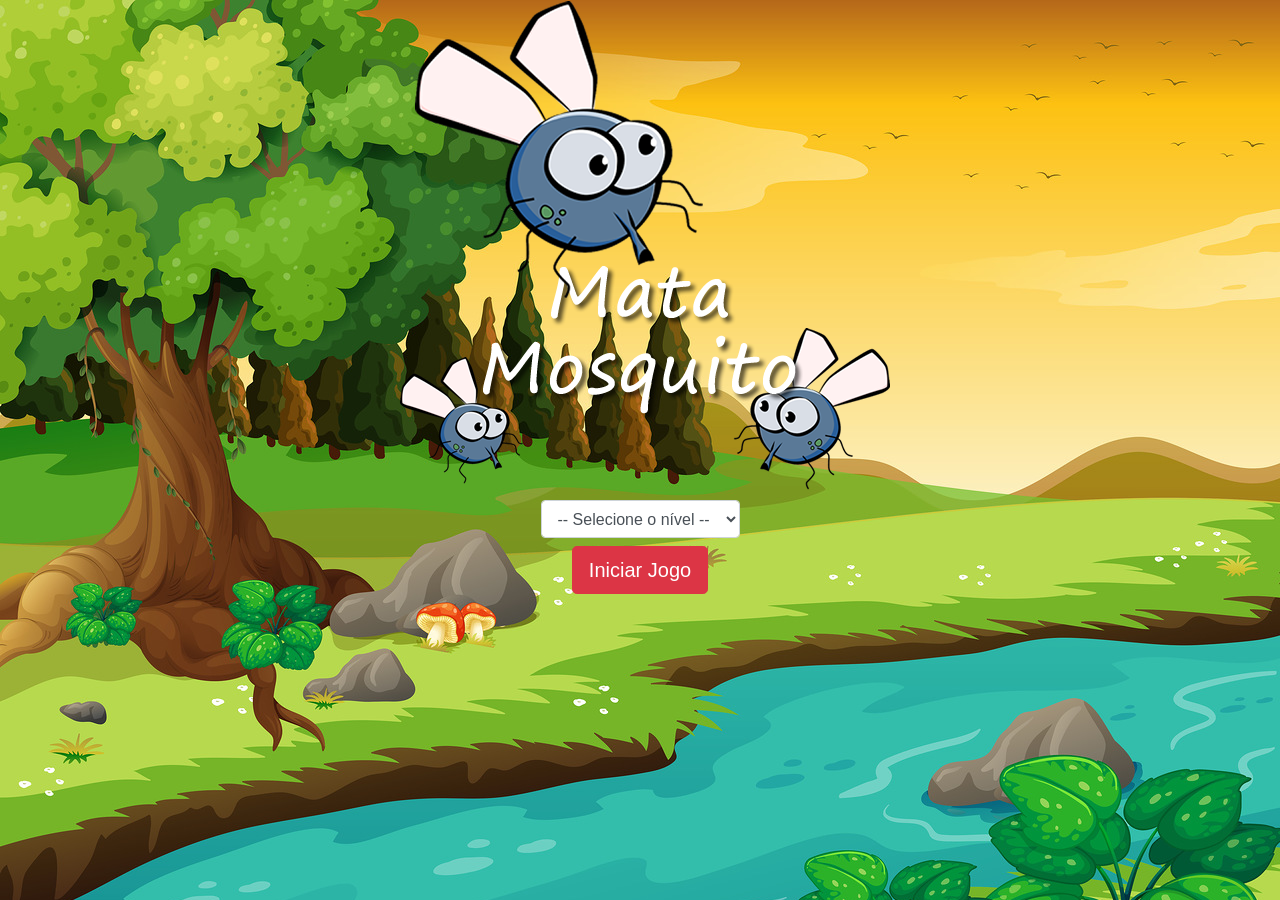
<file: index.html>
<!DOCTYPE html>
<html>

<head>
	<title></title>
	<meta charset="UTF-8" />
	<link rel="stylesheet" href="https://maxcdn.bootstrapcdn.com/bootstrap/4.0.0/css/bootstrap.min.css"
		integrity="sha384-Gn5384xqQ1aoWXA+058RXPxPg6fy4IWvTNh0E263XmFcJlSAwiGgFAW/dAiS6JXm" crossorigin="anonymous">

	<link rel="stylesheet" href="estilo.css" />

	<script>
		function iniciarJogo() {
			var nivel = document.getElementById('nivel').value

			if (nivel === '') {
				alert('Selecione um nível para iniciar o jogo')
				return false
			}

			window.location.href = "app.html?" + nivel

		}
	</script>
</head>

<body>

	<div class="container">
		<div class="row">
			<div class="col">
				<div class="d-flex justify-content-center">
					<img src="imagens/game.png" />
				</div>
			</div>
		</div>

		<div class="row">
			<div class="col">
				<div class="d-flex justify-content-center">
					<div class="mb-2">
						<select class="form-control" id="nivel">
							<option value="">-- Selecione o nível --</option>
							<option value="normal">Normal</option>
							<option value="dificil">Difícil</option>
							<option value="chucknorris">Chuck Norris</option>
						</select>
					</div>
				</div>
			</div>
		</div>


		<div class="row">
			<div class="col">
				<div class="d-flex justify-content-center">
					<button type="button" class="btn btn-danger btn-lg" onclick="iniciarJogo()">Iniciar Jogo</button>
				</div>
			</div>
		</div>
	</div>

</body>

</html>
</file>
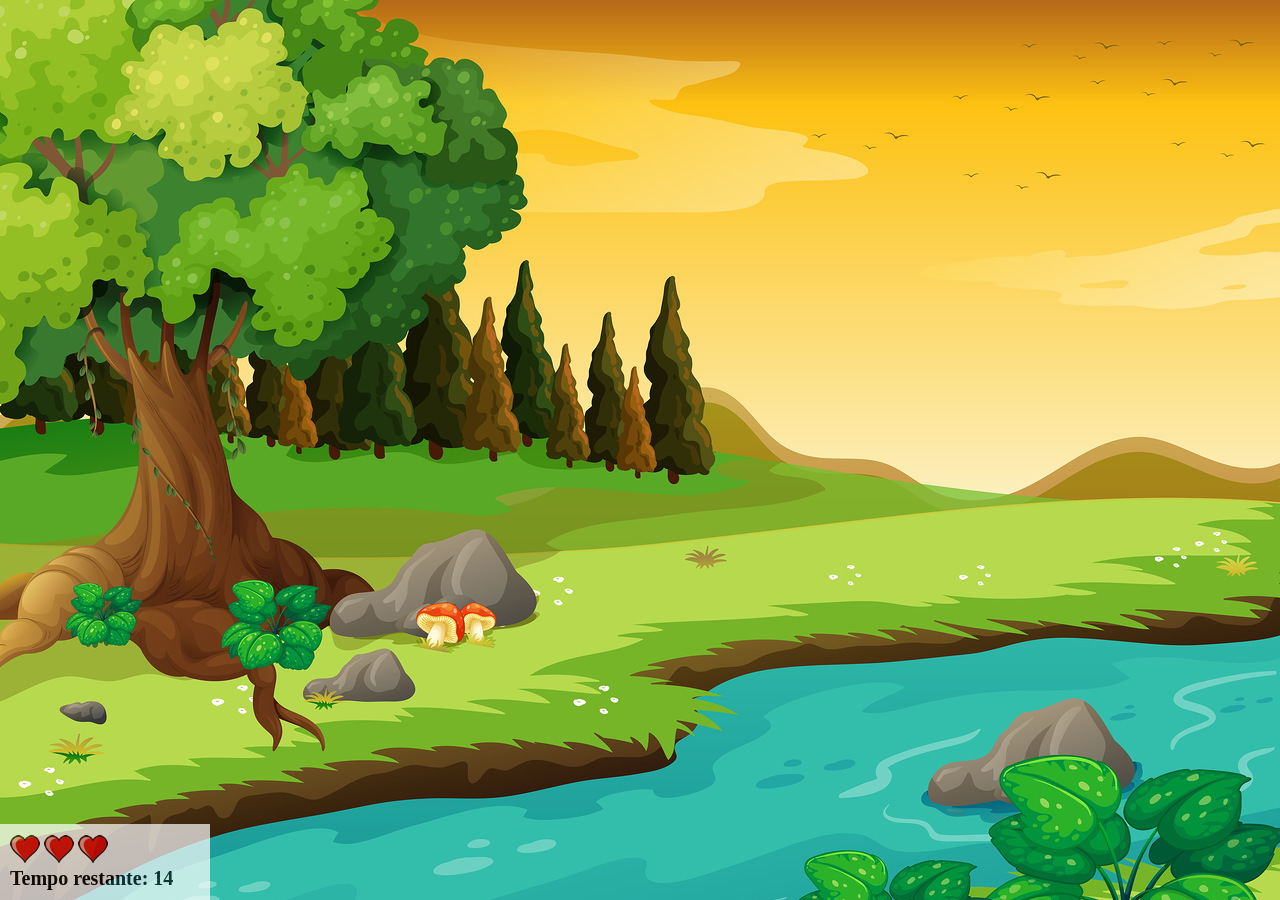
<file: app.html>
<!DOCTYPE html>
<html>

<head>
	<title></title>
	<meta charset="UTF-8" />
	<link rel="stylesheet" href="estilo.css" />
	<script src="jogo.js"></script>
</head>

<body onresize="ajustaTamanhoPalcoJogo()">

	<div class="painel">
		<div class="vidas">
			<img id="v1" src="imagens/coracao_cheio.png" />
			<img id="v2" src="imagens/coracao_cheio.png" />
			<img id="v3" src="imagens/coracao_cheio.png" />
		</div>

		<div class="cronometro">Tempo restante: <span id="cronometro"></span></div>
	</div>

	<script>
		document.getElementById('cronometro').innerHTML = tempo

		var criaMosca = setInterval(function () {
			posicaoRandomica()
		}, criaMosquitoTempo)
	</script>
</body>

</html>
</file>
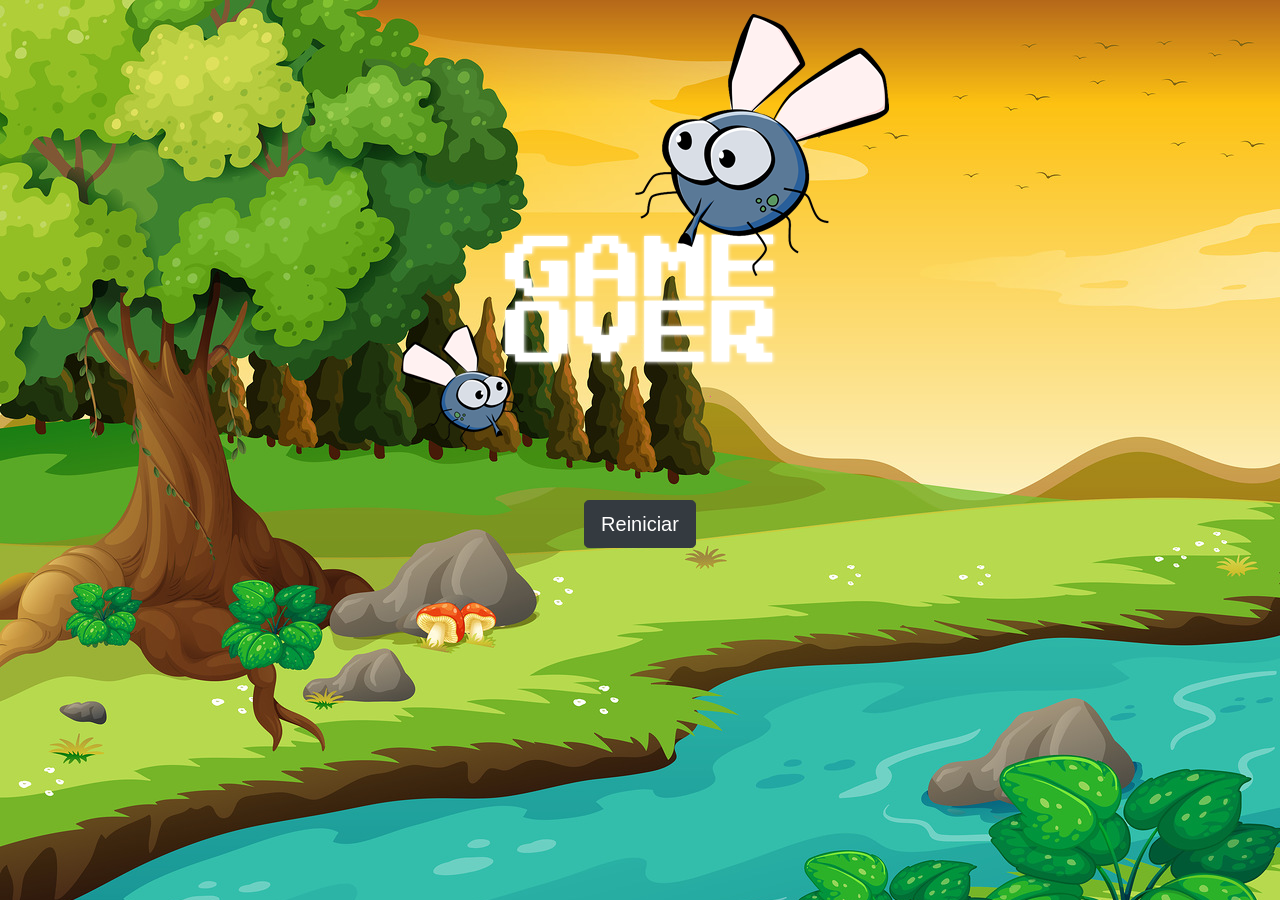
<file: fim_de_jogo.html>
<!DOCTYPE html>
<html>

<head>
	<title></title>
	<meta charset="UTF-8" />

	<link rel="stylesheet" href="https://maxcdn.bootstrapcdn.com/bootstrap/4.0.0/css/bootstrap.min.css"
		integrity="sha384-Gn5384xqQ1aoWXA+058RXPxPg6fy4IWvTNh0E263XmFcJlSAwiGgFAW/dAiS6JXm" crossorigin="anonymous">

	<link rel="stylesheet" href="estilo.css" />
</head>

<body>

	<div class="container">
		<div class="row">
			<div class="col">
				<div class="d-flex justify-content-center">
					<img src="imagens/game_over.png" />
				</div>
			</div>
		</div>


		<div class="row">
			<div class="col">
				<div class="d-flex justify-content-center">
					<button type="button" class="btn btn-dark btn-lg"
						onclick="window.location.href = 'index.html' ">Reiniciar</button>
				</div>
			</div>
		</div>
	</div>

</body>

</html>
</file>
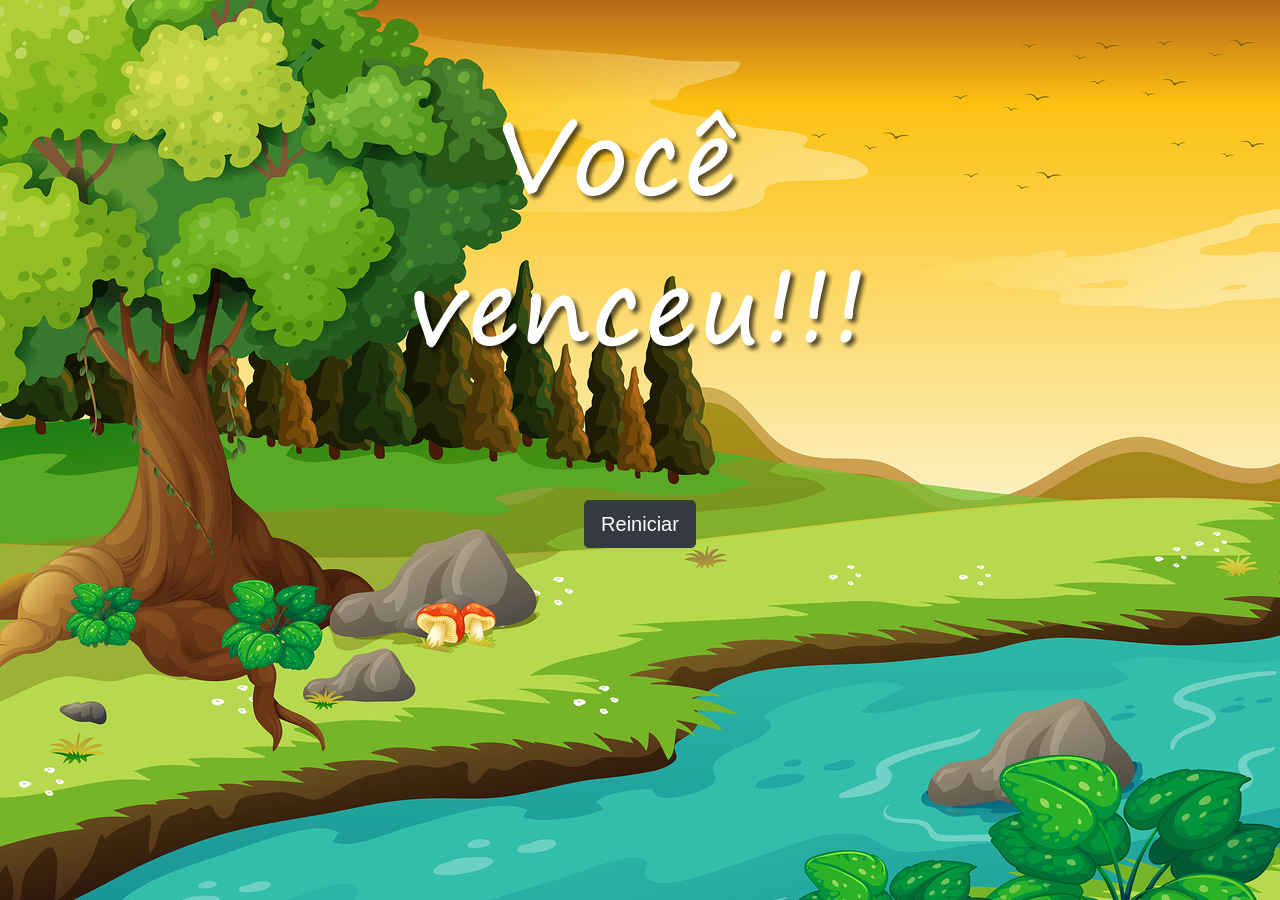
<file: vitoria.html>
<!DOCTYPE html>
<html>

<head>
	<title></title>
	<meta charset="UTF-8" />

	<link rel="stylesheet" href="https://maxcdn.bootstrapcdn.com/bootstrap/4.0.0/css/bootstrap.min.css"
		integrity="sha384-Gn5384xqQ1aoWXA+058RXPxPg6fy4IWvTNh0E263XmFcJlSAwiGgFAW/dAiS6JXm" crossorigin="anonymous">

	<link rel="stylesheet" href="estilo.css" />
</head>

<body>

	<div class="container">
		<div class="row">
			<div class="col">
				<div class="d-flex justify-content-center">
					<img src="imagens/vitoria.png" />
				</div>
			</div>
		</div>


		<div class="row">
			<div class="col">
				<div class="d-flex justify-content-center">
					<button type="button" class="btn btn-dark btn-lg"
						onclick="window.location.href = 'index.html' ">Reiniciar</button>
				</div>
			</div>
		</div>
	</div>

</body>

</html>
</file>
<file: estilo.css>
html {
	cursor: url(imagens/mata_mosquito.png) 30 30, auto;
}

body {
	background-image: url(imagens/bg.jpg);
	background-repeat: no-repeat;
	background-size: 100%;
}

.mosquito1 {
	width: 50px;
	height: 50px;
}

.mosquito2 {
	width: 70px;
	height: 70px;
}

.mosquito3 {
	width: 90px;
	height: 90px;
}

.ladoA {
	transform: scaleX(1);
}

.ladoB {
	transform: scaleX(-1);
}

.painel {
	position: absolute;
	width: 190px;
	padding: 10px;
	left: 0px;
	bottom: 0px;
	border-top: solid 1px #fff;
	background-color: #fff;
	opacity: 0.7
}

.vidas {
	float: left;
}

.cronometro {
	float: left;
	font-size: 20px;
	font-weight: bold;
}
</file>
